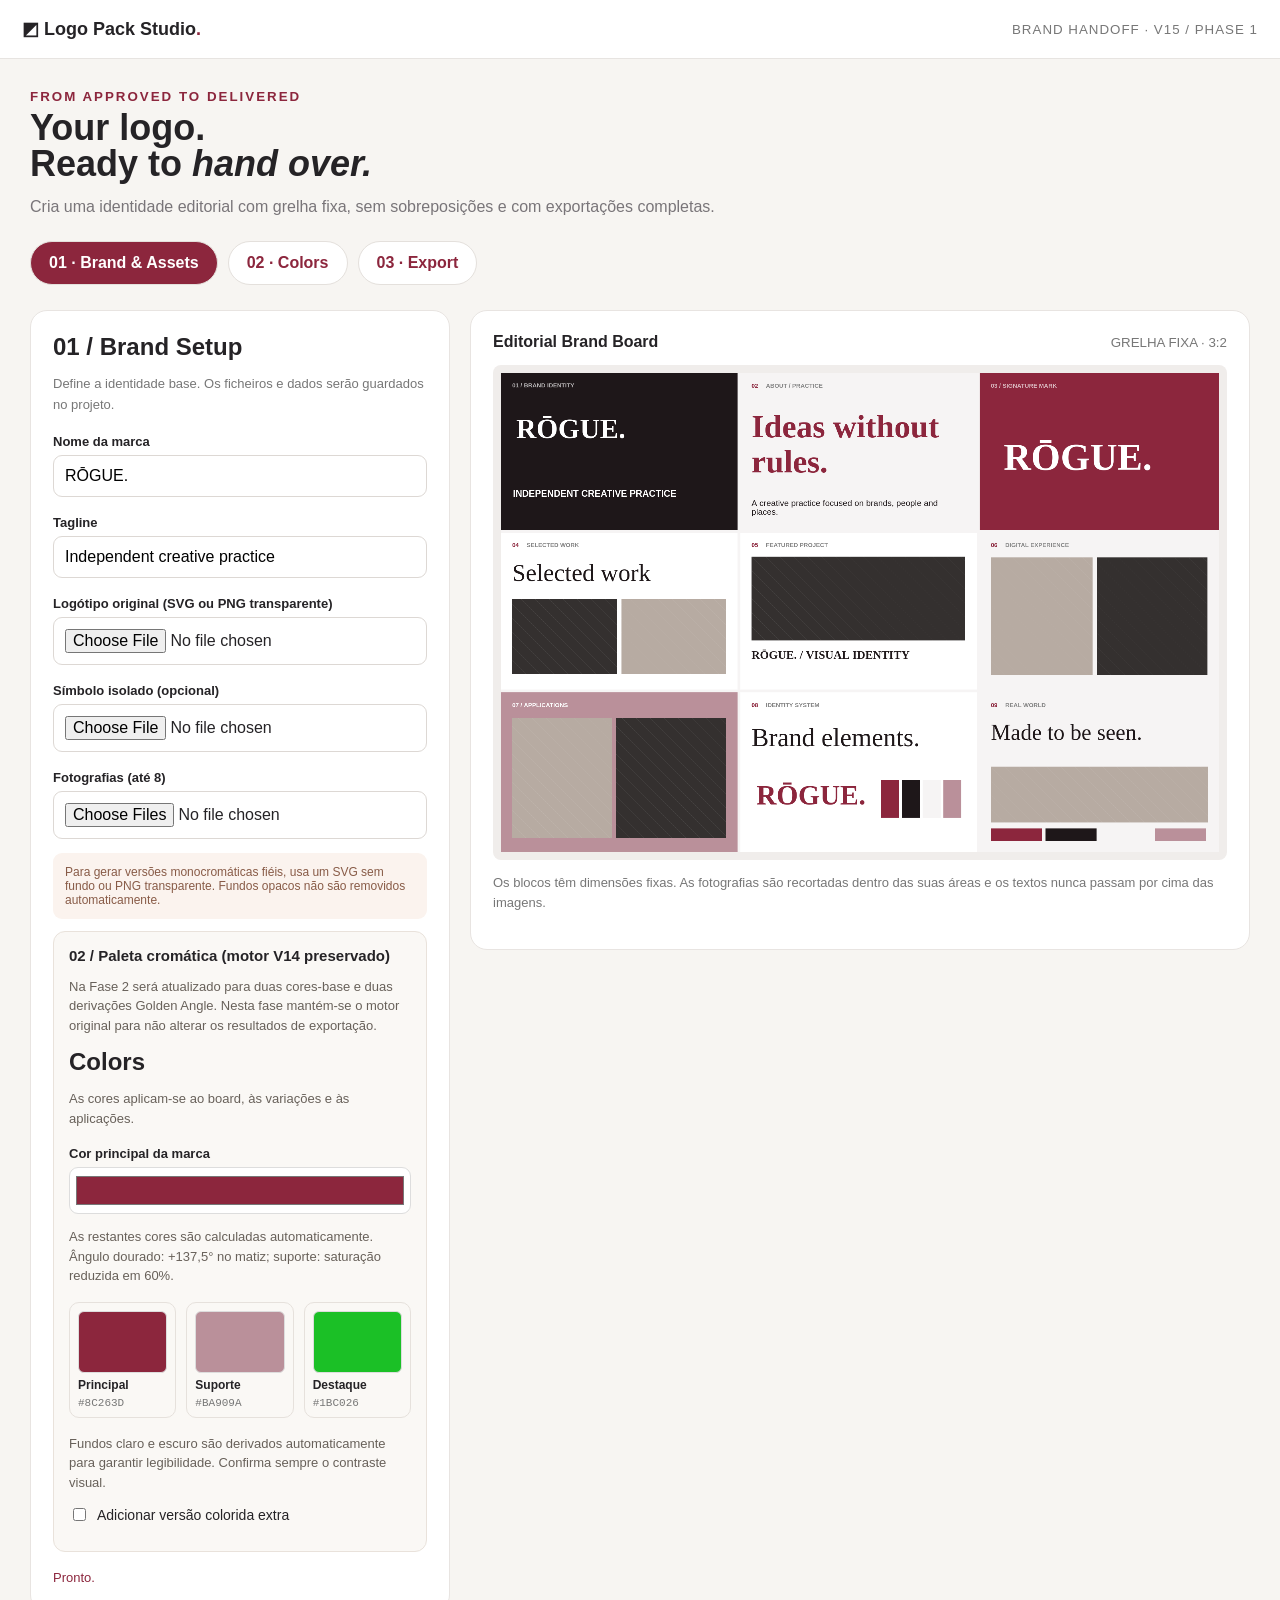
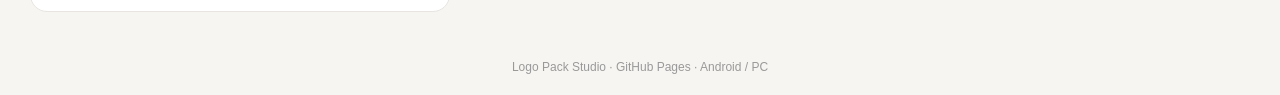
<file: index (1).html>
<!doctype html><html lang="pt"><head><meta charset="utf-8"><meta name="viewport" content="width=device-width,initial-scale=1"><title>Logo Pack Studio V14</title><style>
:root{font-family:Inter,Arial,sans-serif;color:#252326;background:#f7f5f2}*{box-sizing:border-box}body{margin:0}header{background:#fff;border-bottom:1px solid #e7e4e1;padding:18px max(22px,calc((100vw - 1260px)/2));display:flex;justify-content:space-between;align-items:center}header strong{font-size:18px}header small{color:#777}main{max-width:1260px;margin:28px auto;padding:0 20px}.hero h1{font-size:36px;line-height:1;margin:5px 0 10px}.hero p{color:#797579}.steps{display:flex;gap:10px;margin:25px 0}.step{background:white;border:1px solid #e4e0dc;border-radius:24px;padding:12px 18px;font-weight:700;cursor:pointer;color:#8c263d}.step.active{background:#8c263d;color:white}.layout{display:grid;grid-template-columns:minmax(300px,420px) minmax(0,1fr);gap:20px;align-items:start}.panel,.preview{background:#fff;border:1px solid #e8e4e1;border-radius:17px;padding:22px}.panel h2{font-size:24px;margin:0 0 10px}.panel p,.hint{font-size:13px;line-height:1.6;color:#777}.field{display:block;font-size:13px;font-weight:700;margin:18px 0 6px}input[type=text],input[type=file],select,textarea{width:100%;border:1px solid #ddd8d4;border-radius:9px;padding:11px;font:inherit;background:#fff}input[type=color]{width:100%;height:47px;border:1px solid #ddd;border-radius:9px;padding:4px;background:white}.colorgrid{display:grid;grid-template-columns:1fr 1fr;gap:10px}.colorgrid label{font-size:12px;font-weight:700}.colorgrid input{margin-top:7px}button{border:0;border-radius:10px;background:#8c263d;color:white;font:inherit;font-weight:700;padding:13px 18px;cursor:pointer}button.secondary{background:#f3efec;color:#8c263d;border:1px solid #e5dbd6}button:disabled{opacity:.5}.buttons{display:flex;flex-wrap:wrap;gap:8px;margin-top:16px}.buttons button{flex:1;min-width:130px}.check{display:flex;align-items:center;gap:8px;margin:12px 0;font-size:14px}.check input{accent-color:#8c263d}.preview-top{display:flex;justify-content:space-between;gap:12px;align-items:center;margin-bottom:14px}.preview-top small{color:#777}.canvas-wrap{background:#f0edeb;padding:8px;border-radius:8px;overflow:hidden}canvas{display:block;width:100%;height:auto;background:white}#status{font-size:13px;line-height:1.6;color:#8c263d;margin-top:16px;white-space:pre-wrap}.hidden{display:none!important}.footer{padding:20px;text-align:center;color:#999;font-size:12px}.notice{background:#fbf3ee;padding:12px;border-radius:9px;font-size:12px;color:#885b47;margin-top:14px}@media(max-width:800px){.layout{grid-template-columns:1fr}.hero h1{font-size:30px}.steps{overflow:auto}.step{white-space:nowrap;padding:10px}.panel,.preview{padding:15px}header small{display:none}}
.palette-auto{display:grid;grid-template-columns:repeat(3,minmax(0,1fr));gap:10px;margin:16px 0}.palette-swatch{border:1px solid #e6e1dc;border-radius:10px;padding:8px;display:flex;flex-direction:column;gap:5px;font-size:12px}.palette-swatch span{height:62px;border-radius:6px;border:1px solid #ddd}.palette-swatch code{font-size:11px;color:#777;overflow-wrap:anywhere}@media(max-width:420px){.palette-auto{gap:5px}.palette-swatch{padding:5px}}
.preview-guide{margin-top:20px;padding:14px;border:1px solid #e9e3df;border-radius:12px}.thumb-grid{display:grid;grid-template-columns:repeat(3,minmax(0,1fr));gap:8px;margin:12px 0}.thumb-grid canvas{border:1px solid #ddd;max-width:100%;aspect-ratio:210/297;object-fit:contain}.thumb-grid small{font-size:10px;color:#777}.panel .buttons button{min-width:145px}@media(max-width:480px){.thumb-grid{grid-template-columns:repeat(2,1fr)}} </style>
<style id="v15-style">
:root{--v15:#8c263d}header{flex-wrap:wrap;gap:12px}header small{letter-spacing:1px}.project-toolbar{max-width:1260px;margin:16px auto 0;padding:14px 18px;background:#fff;border:1px solid #e7e0d8;border-radius:14px;display:flex;align-items:center;gap:9px;flex-wrap:wrap}.project-toolbar button{border:1px solid #ded6cf;border-radius:8px;padding:9px 12px;background:#f8f6f3;color:#292422;cursor:pointer;font-size:12px}.project-toolbar button.primary{background:#282322;color:white}.project-toolbar strong{margin-right:auto;font-size:13px}.project-toolbar small{color:#6d6660}.v15-tabs{display:grid!important;grid-template-columns:repeat(4,minmax(0,1fr))!important;gap:7px!important}.v15-tabs button{font-size:12px!important;white-space:normal!important;min-height:48px}.v15-card{background:#faf8f5;border:1px solid #e9e2db;border-radius:12px;padding:15px;margin:12px 0}.v15-card h3{font-size:15px;margin:0 0 9px}.v15-card p{font-size:13px;color:#68615a;line-height:1.5}.v15-pill{display:inline-block;border:1px solid #d9cec5;border-radius:100px;padding:5px 9px;font-size:11px;margin:3px;color:#665a50}.v15-page-list{display:grid;grid-template-columns:repeat(5,minmax(0,1fr));gap:5px;margin:12px 0}.v15-page-list button{padding:9px 2px!important;min-width:0!important;font-size:12px!important;background:#f2ede8!important;color:#3d3530!important;border:1px solid #e2d7ce!important;border-radius:7px!important}.v15-page-list button.chosen{background:#8c263d!important;color:white!important}.v15-page-preview{display:flex;justify-content:center;background:#eee9e3;padding:15px;border-radius:10px}.v15-page-preview canvas{width:min(100%,330px);height:auto;box-shadow:0 6px 22px #0002}.v15-controls{display:flex;gap:8px;flex-wrap:wrap}.v15-controls button{font-size:12px!important;min-width:0!important}.v15-help{font-size:12px;color:#716860;line-height:1.6}.v15-advanced{border-top:1px solid #e5dcd4;padding-top:12px;margin-top:12px}.v15-status{max-width:1260px;margin:0 auto;color:#746b62;font-size:12px;padding:0 6px}.stage[data-stage="1"] .v15-card{margin-bottom:16px}@media(max-width:640px){.project-toolbar{margin:10px 12px}.v15-tabs{grid-template-columns:repeat(2,minmax(0,1fr))!important}.v15-page-list{grid-template-columns:repeat(5,minmax(0,1fr))}.project-toolbar strong{width:100%}.v15-controls button{flex:1}}
</style>
</head><body><header><strong>◩ Logo Pack Studio<span style="color:#8c263d">.</span></strong><small>BRAND HANDOFF · V15 / PHASE 1</small></header><main><div class="hero"><small style="color:#8c263d;font-weight:700;letter-spacing:2px">FROM APPROVED TO DELIVERED</small><h1>Your logo.<br>Ready to <i>hand over.</i></h1><p>Cria uma identidade editorial com grelha fixa, sem sobreposições e com exportações completas.</p></div><nav class="steps"><button class="step active" data-step="0">01 · Brand & Assets</button><button class="step" data-step="1">02 · Colors</button><button class="step" data-step="2">03 · Export</button></nav><div class="layout"><div class="panel"><div class="stage" data-stage="0"><h2>Brand & Assets</h2><p>O logótipo principal é obrigatório. Símbolo e fotografias são opcionais.</p><label class="field">Nome da marca</label><input id="brand" type="text" value="RŌGUE."><label class="field">Tagline</label><input id="tagline" type="text" value="Independent creative practice"><label class="field">Logótipo original (SVG ou PNG transparente)</label><input id="logo" type="file" accept=".svg,.png,.webp,image/svg+xml,image/png,image/webp"><label class="field">Símbolo isolado (opcional)</label><input id="symbol" type="file" accept=".svg,.png,.webp,image/svg+xml,image/png,image/webp"><label class="field">Fotografias (até 8)</label><input id="photos" type="file" accept="image/*" multiple><div class="notice">Para gerar versões monocromáticas fiéis, usa um SVG sem fundo ou PNG transparente. Fundos opacos não são removidos automaticamente.</div><div class="buttons"><button id="next0">Continuar →</button></div></div><div class="stage hidden" data-stage="1"><h2>Colors</h2><p>As cores aplicam-se ao board, às variações e às aplicações.</p><label class="field" for="accent">Cor principal da marca</label><input id="accent" type="color" value="#8c263d"><p class="hint">As restantes cores são calculadas automaticamente. Ângulo dourado: +137,5° no matiz; suporte: saturação reduzida em 60%.</p><div class="palette-auto"><div class="palette-swatch"><span id="primary-swatch"></span><b>Principal</b><code id="primary-hex"></code></div><div class="palette-swatch"><span id="support-swatch"></span><b>Suporte</b><code id="support-hex"></code></div><div class="palette-swatch"><span id="accent-swatch"></span><b>Destaque</b><code id="accent-hex"></code></div></div><p class="hint">Fundos claro e escuro são derivados automaticamente para garantir legibilidade. Confirma sempre o contraste visual.</p><input id="dark" type="hidden" value="#171717"><input id="light" type="hidden" value="#f4f0ec"><input id="second" type="hidden" value="#a9a19a"><input id="golden" type="hidden" value="#ffc20f"><label class="check"><input id="extra" type="checkbox"> Adicionar versão colorida extra</label><div id="extra-fields" class="colorgrid hidden"><label>Cor do logótipo<input id="extraLogo" type="color" value="#8c263d"></label><label>Cor do fundo<input id="extraBg" type="color" value="#f4f0ec"></label></div><div class="buttons"><button class="secondary" id="back1">← Voltar</button><button id="next1">Continuar →</button></div></div><div class="stage hidden" data-stage="2"><h2>Ready to generate</h2><p>Pré-visualização e exportações usam a mesma grelha editorial.</p><label class="field">Título principal</label><input id="headline" type="text" value="Ideas without rules."><label class="field">Descrição</label><textarea id="description" rows="3">A creative practice focused on brands, people and places.</textarea><label class="field">Título de projeto</label><input id="project" type="text" value="Selected work"><label class="field">Resolução da imagem única</label><select id="resolution"><option value="2400">2400 × 1600 px</option><option value="3600" selected>3600 × 2400 px</option><option value="5400">5400 × 3600 px (alta resolução)</option></select><div class="notice"><strong>Os 3 resultados finais:</strong> Brand Board em PNG, Brand Guidelines A4 de 20 páginas em PDF, e ZIP com ambos e os assets individuais.</div><label class="field">Tipografia da marca (opcional: TTF, OTF, WOFF, WOFF2)</label><input id="brandFont" type="file" accept=".ttf,.otf,.woff,.woff2"><label class="field">Elementos gráficos próprios (opcional, até 4)</label><input id="graphics" type="file" accept="image/svg+xml,image/png,image/webp" multiple><div class="buttons"><button id="png">↓ Brand Board PNG</button><button id="pdf">↓ Brand Guidelines · 20 páginas</button><button id="zip">↓ ZIP Brand Pack completo</button></div><div class="notice">O PDF contém 20 páginas A4 rasterizadas a alta resolução. O ZIP preserva os SVG originais quando fornecidos. A exportação pode demorar em telemóveis.</div><div class="preview-guide"><strong>Pré-visualização do manual</strong><p class="hint">As páginas são geradas a partir dos dados da marca. Mostramos a capa, as normas do logótipo e a tipografia.</p><div id="guide-thumbs" class="thumb-grid"></div><button class="secondary" id="refreshGuide" type="button">Atualizar pré-visualização</button></div><div class="notice">O PDF de Brand Guidelines tem 20 páginas A4. SVG original incluído no ZIP quando carregado. Os formatos de impressão vetoriais exigem tratamento separado.</div><div class="buttons"><button class="secondary" id="back2">← Voltar</button></div></div><div id="status" role="status" aria-live="polite">Pronto.</div></div><div class="preview"><div class="preview-top"><strong>Editorial Brand Board</strong><small>GRELHA FIXA · 3:2</small></div><div class="canvas-wrap"><canvas id="board" width="1800" height="1200"></canvas></div><p class="hint">Os blocos têm dimensões fixas. As fotografias são recortadas dentro das suas áreas e os textos nunca passam por cima das imagens.</p></div></div></main><div class="footer">Logo Pack Studio · GitHub Pages · Android / PC</div><script>
'use strict';const $=id=>document.getElementById(id),board=$('board'),ctx=board.getContext('2d'),W=1800,H=1200;let logo=null,symbol=null,photos=[],files={};const enc=new TextEncoder();function status(s){$('status').textContent=s}function step(n){document.querySelectorAll('.stage').forEach(e=>e.classList.toggle('hidden',+e.dataset.stage!==n));document.querySelectorAll('.step').forEach(e=>e.classList.toggle('active',+e.dataset.step===n))}document.querySelectorAll('.step').forEach(b=>b.onclick=()=>step(+b.dataset.step));$('next0').onclick=()=>step(1);$('next1').onclick=()=>step(2);$('back1').onclick=()=>step(0);$('back2').onclick=()=>step(1);$('extra').onchange=()=>{$('extra-fields').classList.toggle('hidden',!$('extra').checked);render()};function hexToHsl(hex){let r=parseInt(hex.slice(1,3),16)/255,g=parseInt(hex.slice(3,5),16)/255,b=parseInt(hex.slice(5,7),16)/255,max=Math.max(r,g,b),min=Math.min(r,g,b),delta=max-min,h=0,s=0,l=(max+min)/2;if(delta){s=delta/(1-Math.abs(2*l-1));switch(max){case r:h=((g-b)/delta)%6;break;case g:h=(b-r)/delta+2;break;default:h=(r-g)/delta+4}h=(h*60+360)%360}return [h,s,l]}function hslToHex(h,s,l){let c=(1-Math.abs(2*l-1))*s,x=c*(1-Math.abs((h/60)%2-1)),m=l-c/2,r=0,g=0,b=0;if(h<60)[r,g,b]=[c,x,0];else if(h<120)[r,g,b]=[x,c,0];else if(h<180)[r,g,b]=[0,c,x];else if(h<240)[r,g,b]=[0,x,c];else if(h<300)[r,g,b]=[x,0,c];else [r,g,b]=[c,0,x];return '#'+[r,g,b].map(v=>Math.round((v+m)*255).toString(16).padStart(2,'0')).join('').toUpperCase()}function updatePalette(){const primary=$('accent').value.toUpperCase(),[h,s,l]=hexToHsl(primary);const support=hslToHex(h,s*.4,Math.min(.82,Math.max(.63,l*.45+.49)));const golden=hslToHex((h+137.5)%360,Math.max(.75,s),Math.min(.57,Math.max(.43,l)));$('second').value=support;$('golden').value=golden;$('dark').value=hslToHex(h,Math.min(.18,s*.22),.105);$('light').value=hslToHex(h,Math.min(.18,s*.14),.96);[['primary',primary],['support',support],['accent',golden]].forEach(([id,c])=>{$(id+'-swatch').style.background=c;$(id+'-hex').textContent=c});}updatePalette();$('accent').addEventListener('input',()=>{updatePalette();render()});const fill=(x,y,w,h,c)=>{ctx.fillStyle=c;ctx.fillRect(x,y,w,h)};function txt(t,x,y,size=26,color='#161616',font='Arial',weight='normal'){ctx.fillStyle=color;ctx.textAlign='left';ctx.font=`${weight} ${size}px ${font}`;ctx.fillText(t,x,y)}function frame(x,y,w,h,color){fill(x,y,w,h,color);ctx.save();ctx.beginPath();ctx.rect(x,y,w,h);ctx.clip()}function end(){ctx.restore()}function cover(im,x,y,w,h){if(!im)return;const s=Math.max(w/im.width,h/im.height);ctx.drawImage(im,x+(w-im.width*s)/2,y+(h-im.height*s)/2,im.width*s,im.height*s)}function contain(im,x,y,w,h,p=0){if(!im)return;let s=Math.min((w-2*p)/im.width,(h-2*p)/im.height);ctx.drawImage(im,x+(w-im.width*s)/2,y+(h-im.height*s)/2,im.width*s,im.height*s)}function lines(t,maxW,size,font='Georgia',weight='normal',maxLines=3){ctx.font=`${weight} ${size}px ${font}`;let words=String(t).split(/\s+/),a=[],s='';for(let word of words){let n=s?s+' '+word:word;if(ctx.measureText(n).width>maxW&&s){a.push(s);s=word}else s=n}if(s)a.push(s);return a.slice(0,maxLines)}function fitted(t,x,y,w,h,size=58,color='#161616',font='Georgia',weight='normal',maxLines=3){let sz=size,ls;do{ls=lines(t,w,sz,font,weight,maxLines);if(ls.length*sz*1.08<=h)break;sz-=2}while(sz>14);ls.forEach((l,i)=>txt(l,x,y+(i+1)*sz*1.08,sz,color,font,weight))}function photo(n,x,y,w,h){frame(x,y,w,h,n%2?'#b7aba2':'#34302f');if(photos.length)cover(photos[n%photos.length],x,y,w,h);else{ctx.strokeStyle='#ffffff18';for(let i=-h;i<w+h;i+=35){ctx.beginPath();ctx.moveTo(x+i,y);ctx.lineTo(x+i+h,y+h);ctx.stroke()}}end()}function logoIn(x,y,w,h,dark=false){if(logo)contain(logo,x,y,w,h,14);else fitted($('brand').value,x+12,y+15,w-24,h-25,70,dark?'white':$('accent').value,'Georgia','bold',2)}function title(n,s,x,y){txt(n,x,y,15,$('accent').value,'Arial','bold');txt(s,x+36,y,15,'#888','Arial','bold')}function render(){let a=$('accent').value,d=$('dark').value,l=$('light').value,s=$('second').value,b=$('brand').value||'BRAND',tag=$('tagline').value;ctx.setTransform(board.width/W,0,0,board.height/H,0,0);ctx.clearRect(0,0,W,H);fill(0,0,W,H,l);const g=7; // fixed non-overlapping grid: x=0/600/1200, y=0/400/800
// tile 1 brand hero
frame(0,0,600-g,400-g,d);txt('01 / BRAND IDENTITY',28,36,15,'#ffffffa8','Arial','bold');logoIn(26,72,540,170,true);fitted(tag.toUpperCase(),30,285,500,66,23,'#fff','Arial','bold',2);end();
// tile 2 manifesto
frame(600,0,600-g,400-g,l);title('02','ABOUT / PRACTICE',628,37);fitted($('headline').value,628,74,520,205,81,a,'Georgia','bold',3);fitted($('description').value,628,310,510,55,21,d,'Arial','normal',2);end();
// tile 3 symbol
frame(1200,0,600,400-g,a);txt('03 / SIGNATURE MARK',1228,37,15,'#ffffffaa','Arial','bold');if(symbol||logo){contain(symbol||logo,1335,75,330,250,20)}else fitted(b,1260,140,480,170,95,'#fff','Georgia','bold',2);end();
// tile 4 photography + selected work
frame(0,400,600-g,400-g,'#fff');title('04','SELECTED WORK',28,436);fitted($('project').value,28,455,530,86,61,d,'Georgia','normal',2);photo(0,28,566,262,188);photo(1,302,566,262,188);end();
// tile 5 featured project
frame(600,400,600-g,400-g,'#fff');title('05','FEATURED PROJECT',628,436);photo(2,628,460,535,210);fitted(b+' / VISUAL IDENTITY',628,685,510,65,29,d,'Georgia','bold',2);end();
// tile 6 digital / mockups
frame(1200,400,600,400-g,l);title('06','DIGITAL EXPERIENCE',1228,436);photo(3,1228,462,255,295);photo(4,1494,462,277,295);end();
// tile 7 applications
frame(0,800,600-g,400,s);txt('07 / APPLICATIONS',28,837,15,'white','Arial','bold');photo(5,28,865,250,300);photo(6,289,865,275,300);end();
// tile 8 brand system
frame(600,800,600-g,400,'#fff');title('08','IDENTITY SYSTEM',628,837);fitted('Brand elements.',628,865,520,110,65,d,'Georgia','normal',2);logoIn(628,990,315,130);[a,d,l,s].forEach((c,i)=>{fill(953+i*52,1020,45,94,c)});end();
// tile 9 colors and real world
frame(1200,800,600,400,l);title('09','REAL WORLD',1228,837);fitted('Made to be seen.',1228,859,520,94,56,d,'Georgia','normal',2);photo(7,1228,986,544,140);[a,d,l,s].forEach((c,i)=>{fill(1228+i*137,1141,128,31,c)});end();}
async function loadImg(f){return new Promise((res,rej)=>{let u=URL.createObjectURL(f),i=new Image();i.onload=()=>{URL.revokeObjectURL(u);res(i)};i.onerror=()=>{URL.revokeObjectURL(u);rej(Error('Imagem inválida: '+f.name))};i.src=u})}for(let id of ['brand','tagline','accent','dark','light','second','headline','description','project','extraLogo','extraBg'])$(id).addEventListener('input',render);for(let id of ['logo','symbol'])$(id).onchange=async e=>{try{let f=e.target.files[0];files[id]=f;let im=f?await loadImg(f):null;if(id==='logo')logo=im;else symbol=im;render();status('Ficheiro carregado.')}catch(err){status(err.message)}};$('photos').onchange=async e=>{try{files.photos=Array.from(e.target.files).slice(0,8);photos=await Promise.all(files.photos.map(loadImg));render();status(photos.length+' fotografias carregadas.')}catch(err){status(err.message)}};
function blobCanvas(c,type='image/png',quality=.94){return new Promise((ok,fail)=>c.toBlob(b=>b?ok(b):fail(Error('Falha ao converter canvas')),type,quality))}async function boardBlob(type='image/png'){let w=Number($('resolution').value),h=w*2/3,oldW=board.width,oldH=board.height;try{board.width=w;board.height=h;render();return await blobCanvas(board,type)}finally{board.width=oldW;board.height=oldH;render()}}function save(blob,name){let u=URL.createObjectURL(blob),a=document.createElement('a');a.href=u;a.download=name;document.body.appendChild(a);a.click();a.remove();setTimeout(()=>URL.revokeObjectURL(u),30000)}const bytes=async b=>new Uint8Array(await b.arrayBuffer());function concat(...parts){let n=parts.reduce((a,p)=>a+p.length,0),r=new Uint8Array(n),k=0;for(let p of parts){r.set(p,k);k+=p.length}return r}const ascii=s=>enc.encode(s);function pdfJpeg(jpg,w,h){let obj=[ascii('<< /Type /Catalog /Pages 2 0 R >>'),ascii('<< /Type /Pages /Kids [3 0 R] /Count 1 >>'),ascii('<< /Type /Page /Parent 2 0 R /MediaBox [0 0 900 600] /Resources << /XObject << /Im0 4 0 R >> >> /Contents 5 0 R >>'),concat(ascii(`<< /Type /XObject /Subtype /Image /Width ${w} /Height ${h} /ColorSpace /DeviceRGB /BitsPerComponent 8 /Filter /DCTDecode /Length ${jpg.length} >>\nstream\n`),jpg,ascii('\nendstream')),ascii('<< /Length 30 >>\nstream\nq 900 0 0 600 0 0 cm /Im0 Do Q\nendstream')];let out=[ascii('%PDF-1.4\n')],offset=[0],pos=out[0].length;obj.forEach((o,i)=>{offset.push(pos);let p=concat(ascii(`${i+1} 0 obj\n`),o,ascii('\nendobj\n'));out.push(p);pos+=p.length});let start=pos,refs=['xref\n0 6\n0000000000 65535 f \n'];for(let i=1;i<6;i++)refs.push(String(offset[i]).padStart(10,'0')+' 00000 n \n');out.push(ascii(refs.join('')+`trailer\n<< /Size 6 /Root 1 0 R >>\nstartxref\n${start}\n%%EOF`));return new Blob(out,{type:'application/pdf'})}const u16=n=>new Uint8Array([n&255,(n>>>8)&255]),u32=n=>new Uint8Array([n&255,(n>>>8)&255,(n>>>16)&255,(n>>>24)&255]);let table=Array.from({length:256},(_,i)=>{let c=i;for(let j=0;j<8;j++)c=c&1?0xedb88320^(c>>>1):c>>>1;return c>>>0});function crc(b){let c=0xffffffff;for(let v of b)c=table[(c^v)&255]^(c>>>8);return(c^0xffffffff)>>>0}function zip(entries){let local=[],central=[],pos=0;for(let [name,data] of entries){let n=ascii(name),crcVal=crc(data),hdr=concat(u32(0x04034b50),u16(20),u16(0x800),u16(0),u16(0),u16(0),u32(crcVal),u32(data.length),u32(data.length),u16(n.length),u16(0),n,data);local.push(hdr);central.push(concat(u32(0x02014b50),u16(20),u16(20),u16(0x800),u16(0),u16(0),u16(0),u32(crcVal),u32(data.length),u32(data.length),u16(n.length),u16(0),u16(0),u16(0),u16(0),u32(0),u32(pos),n));pos+=hdr.length}let cd=concat(...central);return new Blob([...local,cd,u32(0x06054b50),u16(0),u16(0),u16(entries.length),u16(entries.length),u32(cd.length),u32(pos),u16(0)],{type:'application/zip'})}
// Mask only nontransparent pixels. Reject opaque files to prevent black/white squares.
async function mono(im,color,bg,size=1024){let cv=document.createElement('canvas');cv.width=cv.height=size;let x=cv.getContext('2d',{willReadFrequently:true}),s=Math.min(size*.8/im.width,size*.8/im.height),w=im.width*s,h=im.height*s;x.drawImage(im,(size-w)/2,(size-h)/2,w,h);let pixels=x.getImageData(0,0,size,size),d=pixels.data,corner=0;for(let p of [3,(size-1)*4,(size*(size-1))*4+3,(size*size-1)*4+3])corner+=d[p];if(corner/4>245)throw Error('O logótipo tem fundo opaco. Carrega SVG/PNG transparente para criar versões monocromáticas.');x.globalCompositeOperation='source-in';x.fillStyle=color;x.fillRect(0,0,size,size);x.globalCompositeOperation='destination-over';x.fillStyle=bg;x.fillRect(0,0,size,size);x.globalCompositeOperation='source-over';return bytes(await blobCanvas(cv))}function slug(){return ($('brand').value||'brand').normalize('NFKD').replace(/[^a-z0-9]+/gi,'-').replace(/^-|-$/g,'')||'brand'}let brandFontName='Arial', graphicImgs=[],graphicFiles=[];
$('brandFont').addEventListener('change',async e=>{const f=e.target.files[0];if(!f)return;try{const url=URL.createObjectURL(f);brandFontName='BrandUploaded';const face=new FontFace(brandFontName,`url(${url})`);await face.load();document.fonts.add(face);files.font=f;status('Tipografia carregada: '+f.name);await previewGuide()}catch(err){status('Não foi possível carregar a fonte: '+err.message)}});
$('graphics').addEventListener('change',async e=>{graphicFiles=Array.from(e.target.files).slice(0,4);try{graphicImgs=await Promise.all(graphicFiles.map(loadImg));await previewGuide()}catch(err){status('Erro ao carregar elemento gráfico: '+err.message)}});
const pageTitles=['Capa','Índice','A marca','Personalidade','Identidade visual','Logótipo principal','Versões oficiais','Área de proteção','Dimensão mínima','Usos incorretos','Paleta cromática','Tipografia','Hierarquia tipográfica','Elementos gráficos','Padrões','Direção fotográfica','Redes sociais','Aplicações da marca','Ficheiros e formatos','Checklist de entrega'];
function rgb(hex){return [parseInt(hex.slice(1,3),16),parseInt(hex.slice(3,5),16),parseInt(hex.slice(5,7),16)]}
function contrast(hex){let v=rgb(hex).map(n=>{n/=255;return n<=.04045?n/12.92:Math.pow((n+.055)/1.055,2.4)});return .2126*v[0]+.7152*v[1]+.0722*v[2]>.38?'#191919':'#ffffff'}
function paintPage(index,scale=1){let c=document.createElement('canvas');c.width=Math.round(900*scale);c.height=Math.round(1273*scale);let x=c.getContext('2d');x.scale(scale,scale);const A=$('accent').value,D=$('dark').value,L=$('light').value,S=$('second').value,G=$('golden').value,B=$('brand').value||'Brand',T=$('tagline').value||'Identidade visual';const P=[A,S,G,D,L];
function rect(px,py,w,h,color){x.fillStyle=color;x.fillRect(px,py,w,h)}function text(t,px,py,size=24,color=D,font='Arial',weight='normal'){x.fillStyle=color;x.font=`${weight} ${size}px ${font}`;x.textBaseline='alphabetic';x.fillText(String(t),px,py)}function line(t,px,py,maxw,size=24,color=D,font='Arial',weight='normal',limit=4){x.font=`${weight} ${size}px ${font}`;let words=String(t).split(/\s+/),a=[],q='';for(let word of words){let n=q?q+' '+word:word;if(x.measureText(n).width>maxw&&q){a.push(q);q=word}else q=n}if(q)a.push(q);a.slice(0,limit).forEach((v,i)=>text(v,px,py+i*size*1.34,size,color,font,weight))}
function img(im,px,py,w,h,mode='contain'){if(!im)return;let ratio=mode==='cover'?Math.max(w/im.width,h/im.height):Math.min(w/im.width,h/im.height);let iw=im.width*ratio,ih=im.height*ratio;x.save();x.beginPath();x.rect(px,py,w,h);x.clip();x.drawImage(im,px+(w-iw)/2,py+(h-ih)/2,iw,ih);x.restore()}
function logoBox(px,py,w,h,bg='#ffffff',color=A){rect(px,py,w,h,bg);if(logo)img(logo,px+25,py+20,w-50,h-40);else line(B,px+35,py+h/2,w-70,62,color,'Georgia','bold',2)}
function monoBox(px,py,w,h,bg,ink){rect(px,py,w,h,bg);if(!logo){line(B,px+24,py+h/2,w-48,46,ink,'Georgia','bold',2);return}let m=document.createElement('canvas');m.width=Math.round(w);m.height=Math.round(h);let z=m.getContext('2d'),r=Math.min((w-45)/logo.width,(h-45)/logo.height),iw=logo.width*r,ih=logo.height*r;z.drawImage(logo,(w-iw)/2,(h-ih)/2,iw,ih);z.globalCompositeOperation='source-in';z.fillStyle=ink;z.fillRect(0,0,w,h);x.drawImage(m,px,py)}function pic(n,px,py,w,h){rect(px,py,w,h,S);if(photos.length)img(photos[n%photos.length],px,py,w,h,'cover');else{rect(px+20,py+20,w-40,h-40,L);text('FOTOGRAFIA OPCIONAL',px+35,py+h/2,19,D)}}
rect(0,0,900,1273,'#fff');rect(0,0,900,12,A);text('LOGO PACK STUDIO  /  '+B.toUpperCase(),55,57,15,D,'Arial','bold');text(String(index+1).padStart(2,'0')+' / 20',783,57,14,A,'Arial','bold');rect(55,75,790,1,'#dedad6');if(index===0){rect(0,90,900,820,D);logoBox(90,180,720,340,D,'#fff');line(B,90,620,720,78,'#fff','Georgia','bold',2);line(T.toUpperCase(),90,704,720,25,'#fff','Arial','normal',3);rect(55,1000,790,11,A);text('BRAND GUIDELINES',55,1058,32,D,'Arial','bold');text('IDENTIDADE VISUAL  /  2026',55,1100,18,S);}
else{ text(String(index+1).padStart(2,'0')+'  /  '+pageTitles[index].toUpperCase(),55,135,17,A,'Arial','bold');line(pageTitles[index],55,212,790,53,D,'Georgia','bold',2);rect(55,235,790,2,'#dedad6');
switch(index){
case 1:pageTitles.slice(2).forEach((t,j)=>{let yy=305+j*43;text(String(j+3).padStart(2,'0'),75,yy,18,A,'Arial','bold');text(t,135,yy,22,D)});break;
case 2:logoBox(55,300,790,390,L);line(T,55,760,750,36,D,'Georgia','normal',3);line($('description').value,55,840,750,23,D,'Arial','normal',5);break;
case 3:['ESSÊNCIA','PERSONALIDADE','EXPRESSÃO'].forEach((v,j)=>{let y=315+j*225;rect(55,y,790,190,j===1?D:L);text(v,83,y+55,18,j===1?'#fff':A,'Arial','bold');line([T,$('description').value,$('headline').value][j],83,y+108,720,30,j===1?'#fff':D,'Georgia','normal',3)});break;
case 4:logoBox(55,290,790,510,L);P.forEach((co,j)=>rect(55+j*158,830,158,140,co));break;
case 5:logoBox(55,310,790,600,L);text('Versão oficial da marca',55,975,25,D);break;
case 6:monoBox(55,310,385,350,'#ffffff','#000000');monoBox(460,310,385,350,'#111111','#ffffff');logoBox(55,690,790,300,A);text('Original · Preto · Branco · Principal',55,1040,24,D);break;
case 7:rect(55,305,790,620,L);x.strokeStyle=A;x.lineWidth=3;x.strokeRect(135,400,630,430);logoBox(175,440,550,350,'#fff');text('Margem mínima sugerida: 10% da dimensão maior',55,990,23,D);break;
case 8:[1,.65,.4].forEach((v,j)=>{logoBox(55,290+j*235,790*v,205,L);text(Math.round(v*100)+'%',55+790*v+12,390+j*235,22,A)});break;
case 9:{const labels=['Não esticar','Não rodar','Não alterar cores','Não aplicar efeitos','Não alterar espaçamentos','Evitar baixo contraste'];for(let j=0;j<6;j++){let col=j%2,row=Math.floor(j/2),px=55+col*405,py=300+row*275;rect(px,py,385,215,j===5?S:L);x.save();if(j===1){x.translate(px+192,py+105);x.rotate(.18);x.translate(-px-192,-py-105)}if(j===0){x.translate(px,py);x.scale(1.2,.8);x.translate(-px,-py)}logoBox(px+18,py+20,349,170,j===5?S:L,j===2?G:A);x.restore();text('× '+labels[j],px,py+245,20,A,'Arial','bold')}}break;
case 10:P.forEach((co,j)=>{let py=305+j*165;rect(55,py,230,140,co);text(['PRINCIPAL','SUPORTE','DESTAQUE','ESCURO','CLARO'][j],320,py+52,25,D,'Arial','bold');text(co.toUpperCase(),320,py+90,22,A)});break;
case 11:rect(55,300,790,355,D);text('Aa Bb Cc',80,540,115,'#fff',brandFontName,'normal');text('Fonte definida: '+(files.font?files.font.name:'Arial (padrão)'),55,720,22,D);text('ABCDEFGHIJKLMNOPQRSTUVWXYZ',55,790,30,D,brandFontName);text('abcdefghijklmnopqrstuvwxyz 0123456789',55,850,25,D,brandFontName);break;
case 12:['Título principal','Cabeçalho','Subtítulo','Texto de corpo e legendas'].forEach((v,j)=>text(v,55,370+j*185,[56,40,30,22][j],j===0?A:D,brandFontName));break;
case 13:for(let j=0;j<4;j++){let px=55+(j%2)*405,py=310+Math.floor(j/2)*380;rect(px,py,385,345,P[j]);if(graphicImgs.length)img(graphicImgs[j%graphicImgs.length],px+50,py+35,285,270);else if(symbol||logo)img(symbol||logo,px+85,py+75,215,195);text(['FORMAS','CONTRASTE','MOTIVOS','PADRÕES'][j],px+12,py+332,16,contrast(P[j]),'Arial','bold')}break;
case 14:for(let j=0;j<4;j++){let px=55+(j%2)*405,py=310+Math.floor(j/2)*380;rect(px,py,385,345,j%2?L:D);for(let yy=py+25;yy<py+345;yy+=125)for(let xx=px+25;xx<px+385;xx+=125){if(symbol||logo)img(symbol||logo,xx,yy,92,92);else{rect(xx,yy,70,70,A)}}}break;
case 15:pic(0,55,310,790,450);pic(1,55,780,385,280);pic(2,460,780,385,280);break;
case 16:pic(0,55,310,385,520);pic(1,460,310,385,520);logoBox(55,860,790,190,L);break;
case 17:pic(2,55,310,790,360);pic(3,55,695,385,360);pic(4,460,695,385,360);break;
case 18:['Brand Board PNG','Brand Guidelines PDF','Logótipos originais','Versões monocromáticas','Favicons e ícones','Fotografias e gráficos','Paleta JSON + TXT'].forEach((v,j)=>{text('✓',65,330+j*95,28,A);text(v,120,330+j*95,26,D)});break;
case 19:['Confirmar ortografia e conteúdos','Validar cores e contraste','Rever proporções dos logótipos','Confirmar transparências','Verificar direitos das fotografias','Confirmar tipografia licenciada','Testar ficheiros antes da entrega'].forEach((v,j)=>{rect(62,303+j*103,25,25,'#fff');x.strokeStyle=A;x.strokeRect(62,303+j*103,25,25);text(v,105,327+j*103,22,D)});break;
}}
rect(55,1193,790,1,'#dedad6');text('BRAND GUIDELINES  /  '+B.toUpperCase(),55,1227,13,'#999','Arial','bold');text('A4  /  '+String(index+1).padStart(2,'0'),760,1227,13,'#999');return c}
function pdfPages(pages){let objs=[],pageRefs=[];objs.push(ascii('<< /Type /Catalog /Pages 2 0 R >>'));objs.push(null);for(let i=0;i<pages.length;i++){let pageNo=objs.length+1,imageNo=pageNo+1,contentNo=pageNo+2;pageRefs.push(pageNo+' 0 R');objs.push(ascii(`<< /Type /Page /Parent 2 0 R /MediaBox [0 0 595.28 841.89] /Resources << /XObject << /Im0 ${imageNo} 0 R >> >> /Contents ${contentNo} 0 R >>`));let b=pages[i].bytes;objs.push(concat(ascii(`<< /Type /XObject /Subtype /Image /Width ${pages[i].w} /Height ${pages[i].h} /ColorSpace /DeviceRGB /BitsPerComponent 8 /Filter /DCTDecode /Length ${b.length} >>\nstream\n`),b,ascii('\nendstream')));let str='q 595.28 0 0 841.89 0 0 cm /Im0 Do Q';objs.push(ascii(`<< /Length ${str.length} >>\nstream\n${str}\nendstream`))}objs[1]=ascii(`<< /Type /Pages /Kids [${pageRefs.join(' ')}] /Count ${pages.length} >>`);let out=[ascii('%PDF-1.4\n%\xE2\xE3\xCF\xD3\n')],offset=[0],pos=out[0].length;for(let i=0;i<objs.length;i++){offset.push(pos);let b=concat(ascii(`${i+1} 0 obj\n`),objs[i],ascii('\nendobj\n'));out.push(b);pos+=b.length}let start=pos,refs=[`xref\n0 ${objs.length+1}\n0000000000 65535 f \n`];for(let i=1;i<=objs.length;i++)refs.push(String(offset[i]).padStart(10,'0')+' 00000 n \n');out.push(ascii(refs.join('')+`trailer\n<< /Size ${objs.length+1} /Root 1 0 R >>\nstartxref\n${start}\n%%EOF`));return new Blob(out,{type:'application/pdf'})}
async function guidePdf(){let arr=[];for(let i=0;i<20;i++){status(`A gerar Brand Guidelines: página ${i+1}/20…`);await new Promise(r=>setTimeout(r,0));let c=paintPage(i,1.6),b=await blobCanvas(c,'image/jpeg',.88);arr.push({bytes:await bytes(b),w:c.width,h:c.height});c.width=c.height=1}return pdfPages(arr)}
async function previewGuide(){let target=$('guide-thumbs');target.innerHTML='';for(let i of [0,9,11]){let wrap=document.createElement('div'),cv=paintPage(i,.28);wrap.appendChild(cv);let label=document.createElement('small');label.textContent=(i+1)+' · '+pageTitles[i];wrap.appendChild(label);target.appendChild(wrap)}}
$('refreshGuide').onclick=()=>previewGuide().catch(e=>status(e.message));
async function logoRaster(im,kind,size=1024){let cv=document.createElement('canvas');cv.width=cv.height=size;let x=cv.getContext('2d');let sc=Math.min(size*.8/im.width,size*.8/im.height),w=im.width*sc,h=im.height*sc;x.drawImage(im,(size-w)/2,(size-h)/2,w,h);if(kind!=='original'){let data=x.getImageData(0,0,size,size).data,edge=[3,(size-1)*4+3,((size-1)*size)*4+3,(size*size-1)*4+3];if(edge.every(j=>data[j]>245))throw Error('O ficheiro do logótipo tem fundo opaco; as versões preta/branca precisam de transparência.');x.globalCompositeOperation='source-in';x.fillStyle=kind==='black'?'#000':kind==='white'?'#fff':$('accent').value;x.fillRect(0,0,size,size);x.globalCompositeOperation='source-over'}return cv}
async function exportPack(which){let button=$(which);button.disabled=true;try{if(!logo)throw Error('Carrega primeiro o logótipo original.');let name=slug();if(which==='png'){status('A gerar Brand Board PNG…');save(await boardBlob(),name+'-brand-board.png');status('Brand Board PNG gerado.');return}if(which==='pdf'){let pdf=await guidePdf();save(pdf,name+'-brand-guidelines-20p.pdf');status('Brand Guidelines PDF de 20 páginas gerado.');return}status('A preparar o Brand Pack…');let e=[],root=name+'/',add=async(n,b)=>e.push([root+n,await bytes(b)]);let boardPng=await boardBlob();await add('01_Brand_Board/brand-board.png',boardPng);let guide=await guidePdf();await add('02_Brand_Guidelines/brand-guidelines-20p.pdf',guide);let palette={brand:$('brand').value,primary:$('accent').value,support:$('second').value,accent:$('golden').value,dark:$('dark').value,light:$('light').value,formula:'HSL support saturation x0.4, accent hue +137.5 degrees'};e.push([root+'03_Colors/palette.json',ascii(JSON.stringify(palette,null,2))]);e.push([root+'03_Colors/palette.txt',ascii(Object.entries(palette).map(([k,v])=>k+': '+v).join('\n'))]);for(let id of ['logo','symbol'])if(files[id])await add('04_Original_Assets/'+id+'-'+files[id].name,files[id]);if(files.font)await add('04_Original_Assets/font-'+files.font.name,files.font);if(files.photos)for(let i=0;i<files.photos.length;i++)await add('05_Photography/'+String(i+1).padStart(2,'0')+'-'+files.photos[i].name,files.photos[i]);for(let i=0;i<graphicFiles.length;i++)await add('06_Graphic_Elements/'+graphicFiles[i].name,graphicFiles[i]);for(let kind of ['original','black','white','primary']){try{let cv=await logoRaster(logo,kind);await add('07_Logo_Versions/'+kind+'-transparent.png',await blobCanvas(cv));if(kind==='black'||kind==='white'){let x=cv.getContext('2d');x.globalCompositeOperation='destination-over';x.fillStyle=kind==='black'?'#fff':'#000';x.fillRect(0,0,cv.width,cv.height);x.globalCompositeOperation='source-over';await add('07_Logo_Versions/'+kind+'-on-'+(kind==='black'?'white':'black')+'.png',await blobCanvas(cv))}}catch(err){e.push([root+'07_Logo_Versions/NOTICE.txt',ascii(err.message)]);break}}for(let size of [16,32,48,64,180,192,512]){let cv=document.createElement('canvas');cv.width=cv.height=size;let x=cv.getContext('2d');let im=symbol||logo;let sc=Math.min(size*.78/im.width,size*.78/im.height);x.drawImage(im,(size-im.width*sc)/2,(size-im.height*sc)/2,im.width*sc,im.height*sc);await add('08_Favicons/icon-'+size+'.png',await blobCanvas(cv))}for(let [label,w,h] of [['avatar',1024,1024],['post',1080,1080],['story',1080,1920],['banner',1500,500]]){let cv=document.createElement('canvas');cv.width=w;cv.height=h;let x=cv.getContext('2d');x.fillStyle=$('light').value;x.fillRect(0,0,w,h);let im=symbol||logo,sc=Math.min(w*.68/im.width,h*.68/im.height);x.drawImage(im,(w-im.width*sc)/2,(h-im.height*sc)/2,im.width*sc,im.height*sc);await add('09_Social_Media/'+label+'.png',await blobCanvas(cv))}e.push([root+'README.txt',ascii('Logo Pack Studio V15 Phase 1\n01 Brand Board PNG\n02 Brand Guidelines PDF (20 paginas A4)\n03 Cores\n04 Originais\n05 Fotografias\n06 Graficos\n07 Versoes de logotipo\n08 Favicons\n09 Redes sociais\n\nPDF rasterizado. CMYK e valores de impressao nao certificados. Fontes sujeitas a licenca.\n')]);save(zip(e),name+'-complete-brand-pack.zip');status('ZIP completo gerado. '+e.length+' ficheiros.')}catch(err){console.error(err);status('Erro: '+err.message)}finally{button.disabled=false}}
['png','pdf','zip'].forEach(id=>$(id).onclick=()=>exportPack(id));render();previewGuide();
</script>
<script id="v15-phase1">
(()=>{'use strict';
const $=id=>document.getElementById(id);
const panel=document.querySelector('.panel');
const oldColors=document.querySelector('.stage[data-stage="1"]');
const exportStage=document.querySelector('.stage[data-stage="2"]');
const setup=document.querySelector('.stage[data-stage="0"]');
const colors=document.createElement('section');colors.className='v15-card';colors.innerHTML='<h3>02 / Paleta cromática (motor V14 preservado)</h3><p>Na Fase 2 será atualizado para duas cores-base e duas derivações Golden Angle. Nesta fase mantém-se o motor original para não alterar os resultados de exportação.</p>';
for(const node of [...oldColors.children]){if(node.classList?.contains('buttons'))continue;colors.appendChild(node)}
setup.appendChild(colors);oldColors.remove();
setup.querySelector('h2').textContent='01 / Brand Setup';
setup.querySelector('p').textContent='Define a identidade base. Os ficheiros e dados serão guardados no projeto.';
setup.querySelector('.buttons')?.remove();
const font=$('brandFont');const fontField=font.previousElementSibling;fontField?.parentNode.insertBefore(fontField,colors);colors.before(font);
const assets=document.createElement('div');assets.className='stage hidden';assets.dataset.stage='1';assets.innerHTML=`<h2>02 / Visual Assets</h2><p>Biblioteca do projeto. A biblioteca de Smart Templates será integrada na Fase 4.</p><div class="v15-card"><h3>Recursos atuais</h3><p>Os ficheiros carregados no Brand Setup são reutilizados no Brand Board, PDF e ZIP.</p><div id="v15-assets-count" class="v15-help">Nenhum ficheiro carregado.</div></div><div class="v15-card"><h3>Elementos gráficos</h3><p>Carrega até quatro grafismos. O gerador automático de padrões será acrescentado na Fase 2.</p><div id="v15-graphics-slot"></div></div><div class="v15-card"><h3>Biblioteca híbrida — preparação</h3><span class="v15-pill">Stationery</span><span class="v15-pill">Packaging</span><span class="v15-pill">Digital</span><span class="v15-pill">Social</span><span class="v15-pill">Merchandise</span><span class="v15-pill">Signage</span><span class="v15-pill">Photography</span><span class="v15-pill">Patterns</span><p>Catálogo local/online e Smart Templates ainda não disponíveis nesta fase.</p></div>`;
const gfx=$('graphics'),gfxLabel=gfx.previousElementSibling;const gfxSlot=assets.querySelector('#v15-graphics-slot');gfxSlot.append(gfxLabel,gfx);
const guide=document.createElement('div');guide.className='stage hidden';guide.dataset.stage='2';guide.innerHTML=`<h2>03 / Brand Guidelines</h2><p>20 páginas A4 com ordem fixa. Navega pelas páginas e consulta a pré-visualização do motor de PDF existente.</p><label class="field">Página</label><div id="v15-pages" class="v15-page-list"></div><div class="v15-page-preview"><canvas id="v15-page-canvas" width="450" height="637"></canvas></div><p id="v15-page-name" class="v15-help"></p><div class="v15-controls"><button class="secondary" id="v15-prev" type="button">← Anterior</button><button class="secondary" id="v15-next" type="button">Seguinte →</button><button class="secondary" id="v15-refresh" type="button">Atualizar página</button></div><div class="v15-card"><h3>Editar conteúdos disponíveis</h3><p>Os campos gerais são editados em Brand Setup. Os campos próprios de cada página serão adicionados na Fase 3.</p><label class="check"><input type="checkbox" id="v15-advanced-toggle"> Mostrar opções avançadas</label><div id="v15-advanced" class="v15-advanced hidden"><p>Estrutura FIXED · Editorial Premium · Smart Hybrid. A ordem e o número de páginas estão bloqueados. Ajustes finos por página ficam para a Fase 3.</p></div></div>`;
exportStage.dataset.stage='3';exportStage.querySelector('h2').textContent='04 / Export Studio';
for(const id of ['back2'])$(id)?.parentElement?.remove();
for(const id of ['next0','next1','back1'])$(id)?.remove();
panel.insertBefore(assets,exportStage);panel.insertBefore(guide,exportStage);
const nav=document.querySelector('.steps');nav.classList.add('v15-tabs');nav.innerHTML='';
['01 · Brand Setup','02 · Visual Assets','03 · Guidelines','04 · Export Studio'].forEach((name,i)=>{let b=document.createElement('button');b.type='button';b.className='step'+(i===0?' active':'');b.textContent=name;b.onclick=()=>show(i);nav.appendChild(b)});
function show(n){document.querySelectorAll('.stage').forEach(el=>el.classList.toggle('hidden',Number(el.dataset.stage)!==n));[...nav.children].forEach((el,i)=>el.classList.toggle('active',i===n));if(n===1)updateAssets();if(n===2)drawPage();if(n===3){try{previewGuide()}catch(e){console.warn(e)}}}
const toolbar=document.createElement('div');toolbar.className='project-toolbar';toolbar.innerHTML=`<strong>◩ V15 · Phase 1 <small> / Project Manager</small></strong><button id="v15-new" type="button">Novo projeto</button><button id="v15-save" type="button" class="primary">Guardar agora</button><button id="v15-download" type="button">↓ Exportar projeto</button><button id="v15-open" type="button">↑ Abrir projeto</button><input id="v15-import" type="file" accept=".json,application/json" hidden><small id="v15-save-state">A iniciar armazenamento…</small>`;
document.querySelector('main').before(toolbar);
const fields=['brand','tagline','accent','extra','extraLogo','extraBg','headline','description','project','resolution'];
const uploadIds=['logo','symbol','photos','brandFont','graphics'];
let busy=false,timer=null,currentPage=0,db=null;
const dbPromise=new Promise((resolve)=>{if(!window.indexedDB){resolve(null);return}let req=indexedDB.open('logo-pack-studio-v15',1);req.onupgradeneeded=()=>{let d=req.result;if(!d.objectStoreNames.contains('projects'))d.createObjectStore('projects')};req.onsuccess=()=>resolve(req.result);req.onerror=()=>resolve(null)});
function message(s){$('v15-save-state').textContent=s}
function fieldState(){let out={};for(let id of fields){let el=$(id);if(el)out[id]=el.type==='checkbox'?el.checked:el.value}return out}
function getUploads(){let out={};for(let id of uploadIds){let el=$(id);out[id]=el?.files?[...el.files]:[]}return out}
function snapshot(){return {schema:'logo-pack-studio-project',version:15,phase:1,updatedAt:new Date().toISOString(),fields:fieldState(),uploads:getUploads()}}
function dbPut(project){return new Promise((resolve,reject)=>{if(!db){reject(Error('IndexedDB indisponível'));return}let tx=db.transaction('projects','readwrite');tx.objectStore('projects').put(project,'autosave');tx.oncomplete=()=>resolve();tx.onerror=()=>reject(tx.error)})}
function dbGet(){return new Promise((resolve,reject)=>{if(!db){resolve(null);return}let tx=db.transaction('projects','readonly'),req=tx.objectStore('projects').get('autosave');req.onsuccess=()=>resolve(req.result||null);req.onerror=()=>reject(req.error)})}
async function saveNow(){if(busy)return;try{await dbPut(snapshot());message('Guardado localmente · '+new Date().toLocaleTimeString('pt-PT',{hour:'2-digit',minute:'2-digit'}) )}catch(e){message('Sem autosave: exporta o projeto para um ficheiro JSON')}}
function queueSave(){if(busy)return;message('Alterações por guardar…');clearTimeout(timer);timer=setTimeout(saveNow,1100)}
function updateAssets(){const uploads=getUploads();let count=Object.values(uploads).reduce((a,x)=>a+x.length,0);$('v15-assets-count').textContent=`${count} ficheiro(s) no projeto · `+Object.entries(uploads).map(([k,v])=>k+': '+v.length).join(' · ')}
function drawPage(){const c=$('v15-page-canvas');if(!c)return;try{let source=paintPage(currentPage,.5),x=c.getContext('2d');c.width=source.width;c.height=source.height;x.drawImage(source,0,0);$('v15-page-name').textContent=`${String(currentPage+1).padStart(2,'0')} / 20 — ${pageTitles[currentPage]}`;document.querySelectorAll('#v15-pages button').forEach((b,i)=>b.classList.toggle('chosen',i===currentPage));$('v15-prev').disabled=currentPage===0;$('v15-next').disabled=currentPage===19}catch(e){$('v15-page-name').textContent='Não foi possível gerar a pré-visualização: '+e.message}}
for(let i=0;i<20;i++){let b=document.createElement('button');b.type='button';b.textContent=String(i+1).padStart(2,'0');b.title=pageTitles[i];b.onclick=()=>{currentPage=i;drawPage()};$('v15-pages').appendChild(b)}
$('v15-prev').onclick=()=>{currentPage=Math.max(0,currentPage-1);drawPage()};$('v15-next').onclick=()=>{currentPage=Math.min(19,currentPage+1);drawPage()};$('v15-refresh').onclick=drawPage;
$('v15-advanced-toggle').onchange=e=>$('v15-advanced').classList.toggle('hidden',!e.target.checked);
async function restore(data){if(!data||data.schema!=='logo-pack-studio-project'||!data.fields||!data.uploads)throw Error('Ficheiro de projeto inválido');busy=true;clearTimeout(timer);try{for(let [id,val] of Object.entries(data.fields)){let el=$(id);if(!el)continue;if(el.type==='checkbox'){el.checked=!!val;el.dispatchEvent(new Event('change',{bubbles:true}))}else{el.value=val;el.dispatchEvent(new Event('input',{bubbles:true}))}}for(let id of uploadIds){let el=$(id),arr=data.uploads[id]||[];let dt=new DataTransfer();for(let f of arr){if(!(f instanceof Blob))continue;dt.items.add(f instanceof File?f:new File([f],f.name||id+'.bin',{type:f.type}))}el.files=dt.files;el.dispatchEvent(new Event('change',{bubbles:true}))}await new Promise(r=>setTimeout(r,400));updatePalette();render();await previewGuide();updateAssets();message('Projeto aberto com sucesso')}finally{busy=false;queueSave()}}
function toDataURL(file){return new Promise((resolve,reject)=>{let r=new FileReader();r.onload=()=>resolve(r.result);r.onerror=()=>reject(r.error);r.readAsDataURL(file)})}
async function downloadProject(){const snap=snapshot();message('A preparar ficheiro portátil…');let assets={};for(let [id,arr] of Object.entries(snap.uploads)){assets[id]=[];for(let f of arr)assets[id].push({name:f.name,type:f.type,lastModified:f.lastModified,data:await toDataURL(f)})}let json={...snap,uploads:assets};let blob=new Blob([JSON.stringify(json)],{type:'application/json'});save(blob,((snap.fields.brand||'brand').replace(/[^a-z0-9-]+/gi,'-')||'brand')+'-project-v15.json');message('Projeto exportado · inclui imagens e fontes')}
async function openPortable(file){let obj=JSON.parse(await file.text());if(obj.schema!=='logo-pack-studio-project'||!obj.uploads)throw Error('Este não é um projeto do Logo Pack Studio');let uploads={};for(let [id,arr] of Object.entries(obj.uploads)){uploads[id]=[];for(let item of arr){if(typeof item.data!=='string'||!item.data.startsWith('data:'))continue;let response=await fetch(item.data),blob=await response.blob();uploads[id].push(new File([blob],item.name||'asset',{type:item.type||blob.type,lastModified:item.lastModified||Date.now()}))}}await restore({...obj,uploads})}
$('v15-new').onclick=async()=>{if(!confirm('Criar um novo projeto? O projeto atual será substituído no autosave. Exporta-o primeiro se quiseres guardar uma cópia.'))return;busy=true;for(let id of uploadIds){let el=$(id);el.value='';el.dispatchEvent(new Event('change',{bubbles:true}))}for(let id of fields){let el=$(id);if(el.type==='checkbox')el.checked=false;else if(id==='brand')el.value='Nova Marca';else if(id==='accent')el.value='#8c263d';else if(id==='resolution')el.value='3600';else if(el.type==='color')el.value=el.defaultValue;else el.value='';el.dispatchEvent(new Event('input',{bubbles:true}))}busy=false;updatePalette();render();show(0);await saveNow();message('Novo projeto criado')};
$('v15-save').onclick=saveNow;$('v15-download').onclick=()=>downloadProject().catch(e=>message('Erro: '+e.message));$('v15-open').onclick=()=>$('v15-import').click();$('v15-import').onchange=async e=>{let f=e.target.files[0];if(!f)return;try{await openPortable(f)}catch(err){message('Erro ao abrir: '+err.message)}e.target.value=''};
for(let id of [...fields,...uploadIds]){let el=$(id);if(!el)continue;el.addEventListener('input',queueSave);el.addEventListener('change',()=>{queueSave();updateAssets();if(document.querySelector('.stage[data-stage="2"]:not(.hidden)'))setTimeout(drawPage,250)})}
(async()=>{db=await dbPromise;if(!db){message('Armazenamento indisponível · usa Exportar projeto');return}try{let previous=await dbGet();if(previous){await restore(previous);message('Projeto recuperado automaticamente')}else{await saveNow();message('Autosave local ativo')}}catch(e){message('Erro ao recuperar projeto: '+e.message)}})();
show(0);
})();
</script>
</body></html>
</file>
